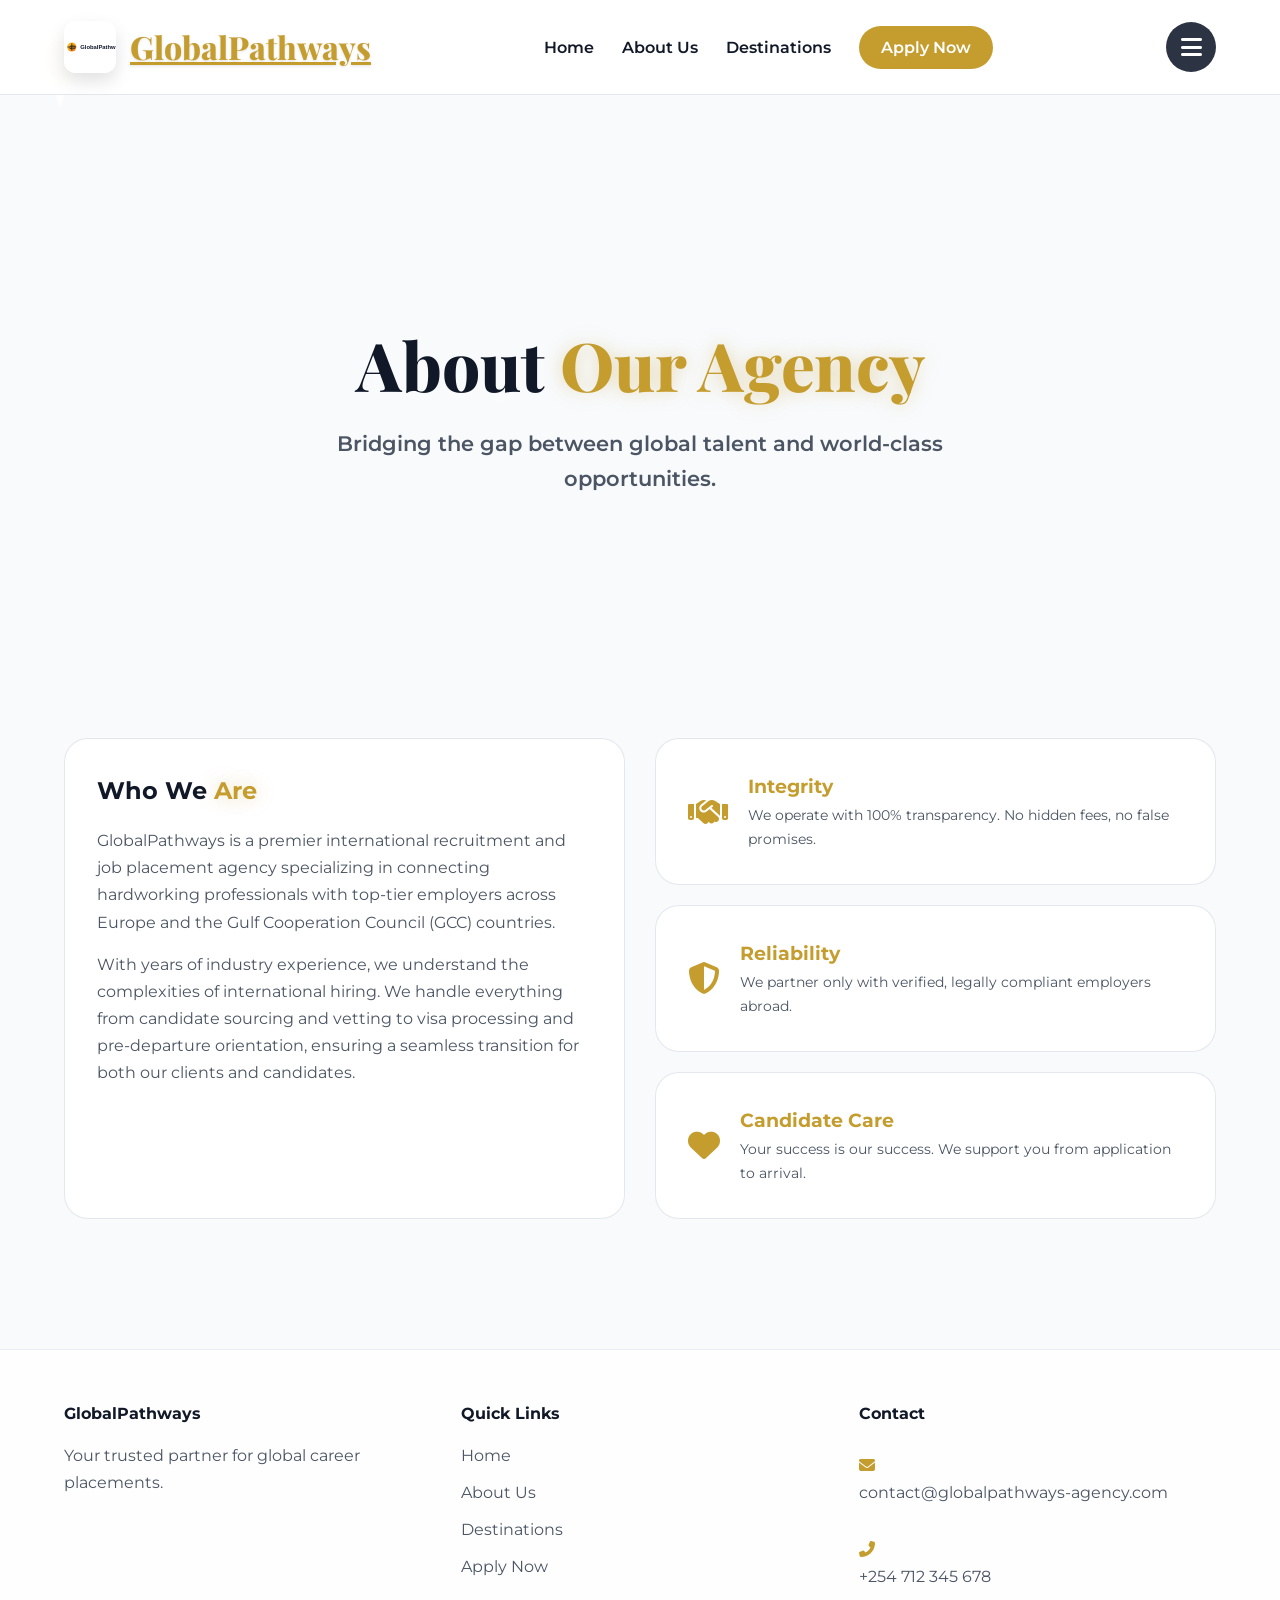
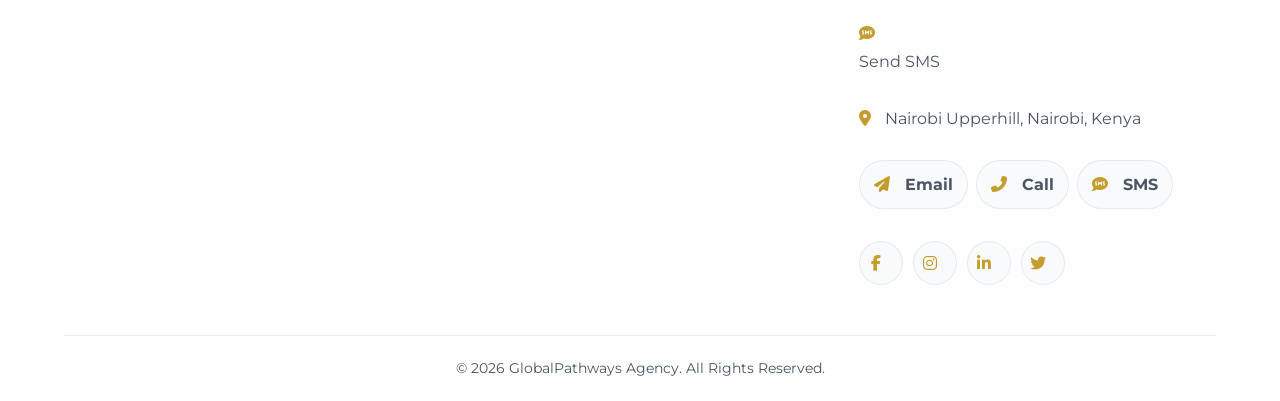
<file: about.html>
<!DOCTYPE html>
<html lang="en">
<head>
    <meta charset="UTF-8">
    <meta name="viewport" content="width=device-width, initial-scale=1.0">
    <title>About Us | GlobalPathways</title>
    <link rel="icon" href="favicon.svg" type="image/svg+xml">
    <link rel="stylesheet" href="style.css">
    <link rel="stylesheet" href="https://cdnjs.cloudflare.com/ajax/libs/font-awesome/6.4.0/css/all.min.css">
    <link href="https://fonts.googleapis.com/css2?family=Montserrat:wght@300;400;600;800&family=Playfair+Display:wght@700&display=swap" rel="stylesheet">
</head>
<body>
    <div class="bg-3d-container"><div class="stars"></div><div class="plane-3d"><svg viewBox="0 0 100 100" width="120" height="120"><path d="M50 10 L60 40 L90 50 L60 60 L50 90 L40 60 L10 50 L40 40 Z" fill="#ffffff" opacity="0.9"/><path d="M50 30 L55 50 L50 70 L45 50 Z" fill="#d4af37"/></svg></div></div>
    <nav class="navbar">
        <a class="logo" href="index.html"><img src="logo.svg" alt="GlobalPathways logo"><span>GlobalPathways</span></a>
        <ul class="nav-links" id="navLinks"><li><a href="index.html">Home</a></li><li><a href="about.html">About Us</a></li><li><a href="destinations.html">Destinations</a></li><li><a href="apply.html" class="btn-nav">Apply Now</a></li></ul>
        <div class="hamburger" id="hamburger"><i class="fas fa-bars"></i></div>
    </nav>

    <section class="page-hero">
        <h1>About <span class="gold-text">Our Agency</span></h1>
        <p>Bridging the gap between global talent and world-class opportunities.</p>
    </section>

    <section class="section">
        <div class="about-grid">
            <div class="glass-card">
                <h2>Who We <span class="gold-text">Are</span></h2>
                <p style="color:var(--text-muted); margin-top:15px;">GlobalPathways is a premier international recruitment and job placement agency specializing in connecting hardworking professionals with top-tier employers across Europe and the Gulf Cooperation Council (GCC) countries.</p>
                <p style="color:var(--text-muted); margin-top:15px;">With years of industry experience, we understand the complexities of international hiring. We handle everything from candidate sourcing and vetting to visa processing and pre-departure orientation, ensuring a seamless transition for both our clients and candidates.</p>
            </div>
            <div style="display:flex; flex-direction:column; gap:20px;">
                <div class="glass-card" style="display:flex; align-items:center; gap:20px;"><i class="fas fa-handshake" style="font-size:2rem; color:var(--gold);"></i><div><h3 style="color:var(--gold);">Integrity</h3><p style="color:var(--text-muted); font-size:0.9rem;">We operate with 100% transparency. No hidden fees, no false promises.</p></div></div>
                <div class="glass-card" style="display:flex; align-items:center; gap:20px;"><i class="fas fa-shield-alt" style="font-size:2rem; color:var(--gold);"></i><div><h3 style="color:var(--gold);">Reliability</h3><p style="color:var(--text-muted); font-size:0.9rem;">We partner only with verified, legally compliant employers abroad.</p></div></div>
                <div class="glass-card" style="display:flex; align-items:center; gap:20px;"><i class="fas fa-heart" style="font-size:2rem; color:var(--gold);"></i><div><h3 style="color:var(--gold);">Candidate Care</h3><p style="color:var(--text-muted); font-size:0.9rem;">Your success is our success. We support you from application to arrival.</p></div></div>
            </div>
        </div>
    </section>

    <footer>
        <div class="footer-content">
            <div class="footer-col"><h4>GlobalPathways</h4><p>Your trusted partner for global career placements.</p></div>
            <div class="footer-col"><h4>Quick Links</h4><a href="index.html">Home</a><a href="about.html">About Us</a><a href="destinations.html">Destinations</a><a href="apply.html">Apply Now</a></div>
            <div class="footer-col footer-contact">
                <h4>Contact</h4>
                <p class="footer-contact-item"><i class="fas fa-envelope"></i> <a href="mailto:contact@globalpathways-agency.com">contact@globalpathways-agency.com</a></p>
                <p class="footer-contact-item"><i class="fas fa-phone-alt"></i> <a href="tel:+254712345678">+254 712 345 678</a></p>
                <p class="footer-contact-item"><i class="fas fa-sms"></i> <a href="sms:+254712345678">Send SMS</a></p>
                <p class="footer-contact-item"><i class="fas fa-map-marker-alt"></i> Nairobi Upperhill, Nairobi, Kenya</p>
                <div class="footer-actions">
                    <a class="footer-btn" href="mailto:contact@globalpathways-agency.com"><i class="fas fa-paper-plane"></i> Email</a>
                    <a class="footer-btn" href="tel:+254712345678"><i class="fas fa-phone-alt"></i> Call</a>
                    <a class="footer-btn" href="sms:+254712345678"><i class="fas fa-sms"></i> SMS</a>
                </div>
                <div class="footer-social">
                    <a href="https://facebook.com/GlobalPathways" target="_blank" aria-label="Facebook"><i class="fab fa-facebook-f"></i></a>
                    <a href="https://instagram.com/GlobalPathways" target="_blank" aria-label="Instagram"><i class="fab fa-instagram"></i></a>
                    <a href="https://linkedin.com/company/GlobalPathways" target="_blank" aria-label="LinkedIn"><i class="fab fa-linkedin-in"></i></a>
                    <a href="https://twitter.com/GlobalPathways" target="_blank" aria-label="Twitter"><i class="fab fa-twitter"></i></a>
                </div>
            </div>
        </div>
        <div class="footer-bottom"><p>&copy; 2026 GlobalPathways Agency. All Rights Reserved.</p></div>
    </footer>
    <script src="script.js"></script>
</body>
</html>
</file>
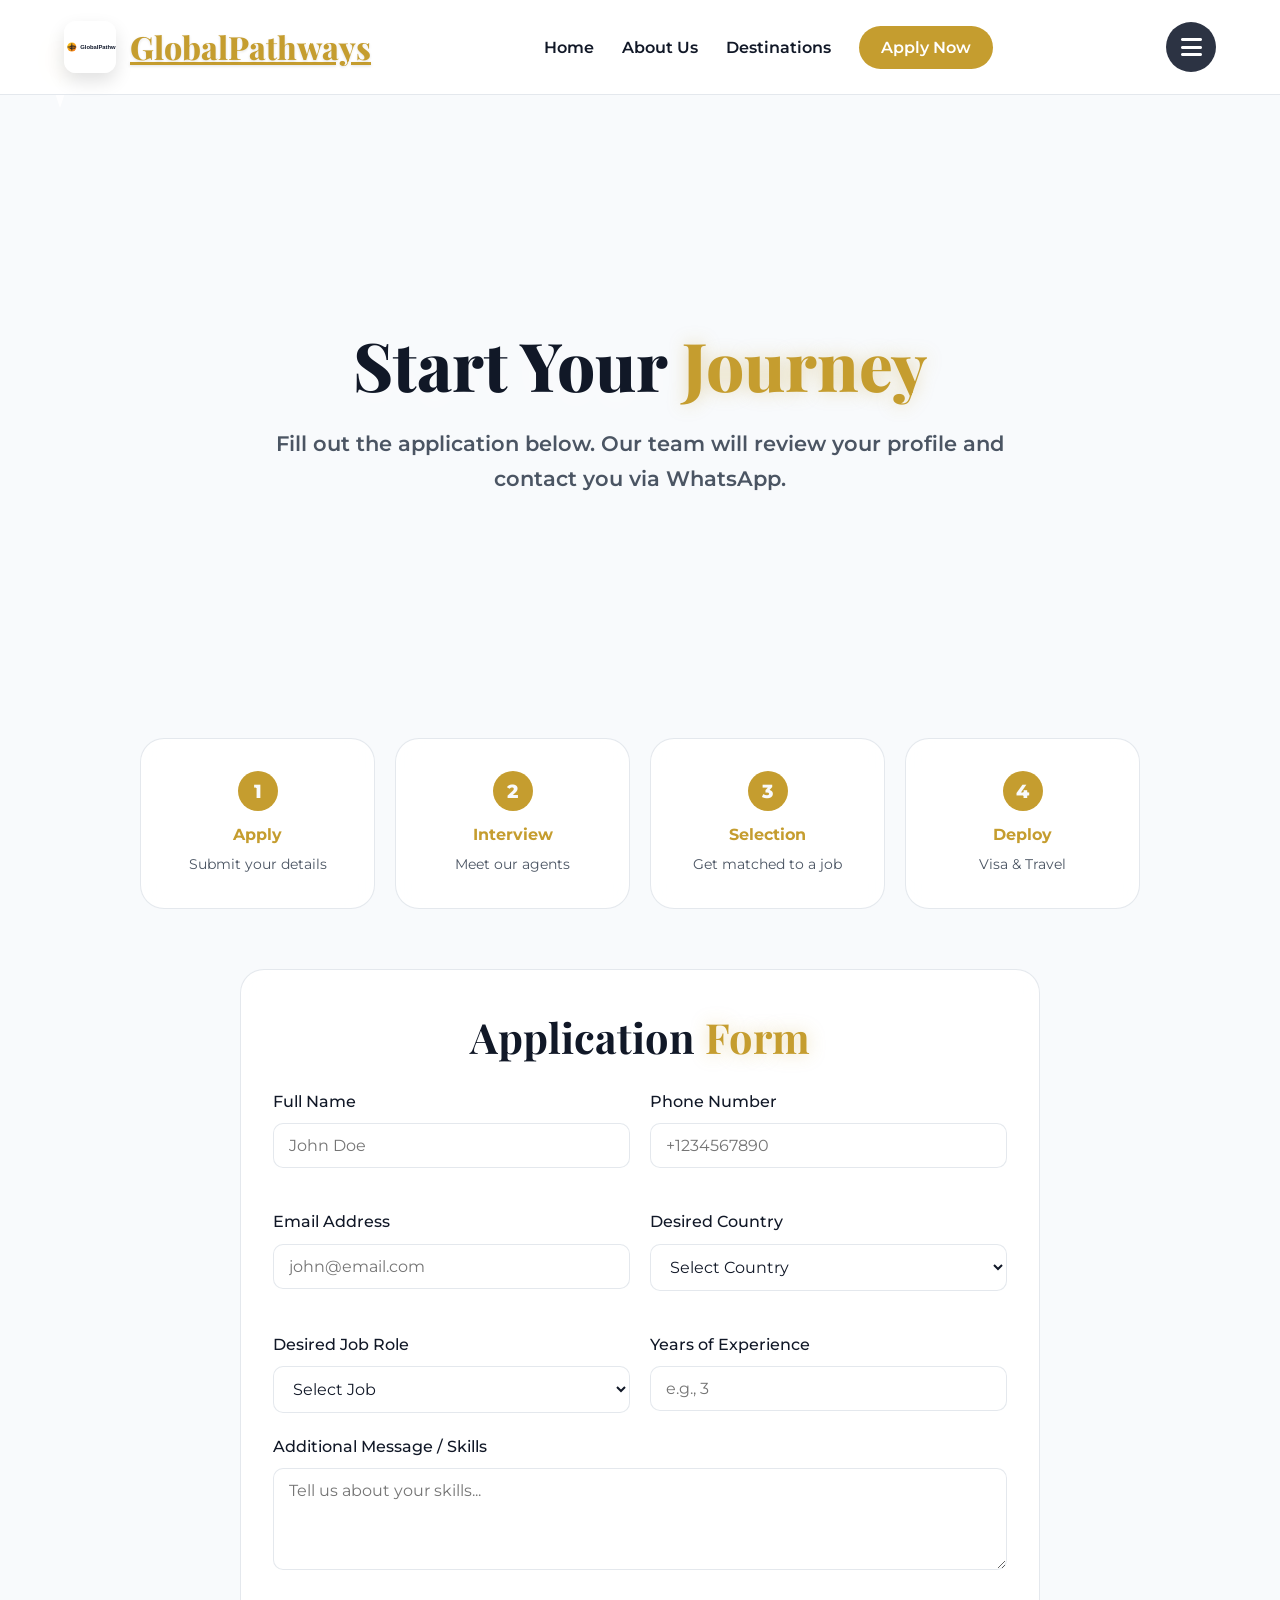
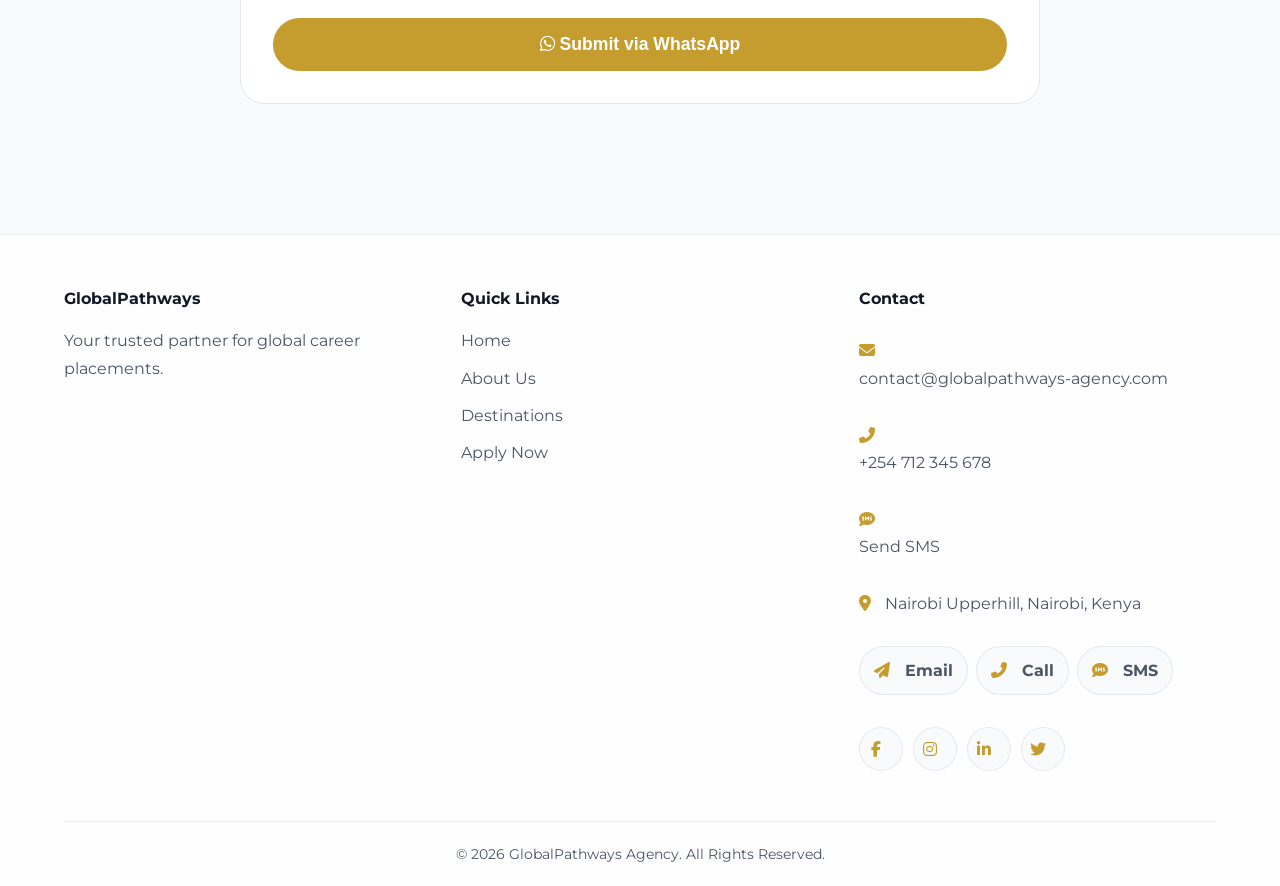
<file: apply.html>
<!DOCTYPE html>
<html lang="en">
<head>
    <meta charset="UTF-8">
    <meta name="viewport" content="width=device-width, initial-scale=1.0">
    <title>Apply Now | GlobalPathways</title>
    <link rel="icon" href="favicon.svg" type="image/svg+xml">
    <link rel="stylesheet" href="style.css">
    <link rel="stylesheet" href="https://cdnjs.cloudflare.com/ajax/libs/font-awesome/6.4.0/css/all.min.css">
    <link href="https://fonts.googleapis.com/css2?family=Montserrat:wght@300;400;600;800&family=Playfair+Display:wght@700&display=swap" rel="stylesheet">
</head>
<body>
    <div class="bg-3d-container"><div class="stars"></div><div class="plane-3d"><svg viewBox="0 0 100 100" width="120" height="120"><path d="M50 10 L60 40 L90 50 L60 60 L50 90 L40 60 L10 50 L40 40 Z" fill="#ffffff" opacity="0.9"/><path d="M50 30 L55 50 L50 70 L45 50 Z" fill="#d4af37"/></svg></div></div>
    <nav class="navbar">
        <a class="logo" href="index.html"><img src="logo.svg" alt="GlobalPathways logo"><span>GlobalPathways</span></a>
        <ul class="nav-links" id="navLinks"><li><a href="index.html">Home</a></li><li><a href="about.html">About Us</a></li><li><a href="destinations.html">Destinations</a></li><li><a href="apply.html" class="btn-nav">Apply Now</a></li></ul>
        <div class="hamburger" id="hamburger"><i class="fas fa-bars"></i></div>
    </nav>

    <section class="page-hero">
        <h1>Start Your <span class="gold-text">Journey</span></h1>
        <p>Fill out the application below. Our team will review your profile and contact you via WhatsApp.</p>
    </section>

    <section class="section">
        <div class="process-steps">
            <div class="step glass-card"><span>1</span><h4>Apply</h4><p>Submit your details</p></div>
            <div class="step glass-card"><span>2</span><h4>Interview</h4><p>Meet our agents</p></div>
            <div class="step glass-card"><span>3</span><h4>Selection</h4><p>Get matched to a job</p></div>
            <div class="step glass-card"><span>4</span><h4>Deploy</h4><p>Visa & Travel</p></div>
        </div>

        <div class="glass-card apply-form-container">
            <h2 class="section-title" style="margin-top:0;">Application <span class="gold-text">Form</span></h2>
            <form id="applicationForm">
                <div class="form-grid">
                    <div class="form-group"><label>Full Name</label><input type="text" id="fullName" required placeholder="John Doe"></div>
                    <div class="form-group"><label>Phone Number</label><input type="tel" id="phone" required placeholder="+1234567890"></div>
                    <div class="form-group"><label>Email Address</label><input type="email" id="email" required placeholder="john@email.com"></div>
                    <div class="form-group"><label>Desired Country</label>
                        <select id="country" required>
                            <option value="">Select Country</option><option>UAE</option><option>Saudi Arabia</option><option>Qatar</option><option>United Kingdom</option><option>Germany</option><option>Poland</option><option>Croatia</option><option>Other</option>
                        </select>
                    </div>
                    <div class="form-group"><label>Desired Job Role</label>
                        <select id="jobRole" required>
                            <option value="">Select Job</option><option>Security Guard</option><option>Waiter/Waitress</option><option>Housekeeping</option><option>Construction</option><option>Driver</option><option>Factory Worker</option><option>Caregiver</option><option>Other</option>
                        </select>
                    </div>
                    <div class="form-group"><label>Years of Experience</label><input type="number" id="experience" required placeholder="e.g., 3"></div>
                </div>
                <div class="form-group full-width"><label>Additional Message / Skills</label><textarea id="message" rows="4" placeholder="Tell us about your skills..."></textarea></div>
                <button type="submit" class="btn btn-primary" style="width: 100%; margin-top: 20px; font-size: 1.1rem;"><i class="fab fa-whatsapp"></i> Submit via WhatsApp</button>
            </form>
        </div>
    </section>

    <footer>
        <div class="footer-content">
            <div class="footer-col"><h4>GlobalPathways</h4><p>Your trusted partner for global career placements.</p></div>
            <div class="footer-col"><h4>Quick Links</h4><a href="index.html">Home</a><a href="about.html">About Us</a><a href="destinations.html">Destinations</a><a href="apply.html">Apply Now</a></div>
            <div class="footer-col footer-contact">
                <h4>Contact</h4>
                <p class="footer-contact-item"><i class="fas fa-envelope"></i> <a href="mailto:contact@globalpathways-agency.com">contact@globalpathways-agency.com</a></p>
                <p class="footer-contact-item"><i class="fas fa-phone-alt"></i> <a href="tel:+254712345678">+254 712 345 678</a></p>
                <p class="footer-contact-item"><i class="fas fa-sms"></i> <a href="sms:+254712345678">Send SMS</a></p>
                <p class="footer-contact-item"><i class="fas fa-map-marker-alt"></i> Nairobi Upperhill, Nairobi, Kenya</p>
                <div class="footer-actions">
                    <a class="footer-btn" href="mailto:contact@globalpathways-agency.com"><i class="fas fa-paper-plane"></i> Email</a>
                    <a class="footer-btn" href="tel:+254712345678"><i class="fas fa-phone-alt"></i> Call</a>
                    <a class="footer-btn" href="sms:+254712345678"><i class="fas fa-sms"></i> SMS</a>
                </div>
                <div class="footer-social">
                    <a href="https://facebook.com/GlobalPathways" target="_blank" aria-label="Facebook"><i class="fab fa-facebook-f"></i></a>
                    <a href="https://instagram.com/GlobalPathways" target="_blank" aria-label="Instagram"><i class="fab fa-instagram"></i></a>
                    <a href="https://linkedin.com/company/GlobalPathways" target="_blank" aria-label="LinkedIn"><i class="fab fa-linkedin-in"></i></a>
                    <a href="https://twitter.com/GlobalPathways" target="_blank" aria-label="Twitter"><i class="fab fa-twitter"></i></a>
                </div>
            </div>
        </div>
        <div class="footer-bottom"><p>&copy; 2026 GlobalPathways Agency. All Rights Reserved.</p></div>
    </footer>
    <script src="script.js"></script>
</body>
</html>
</file>
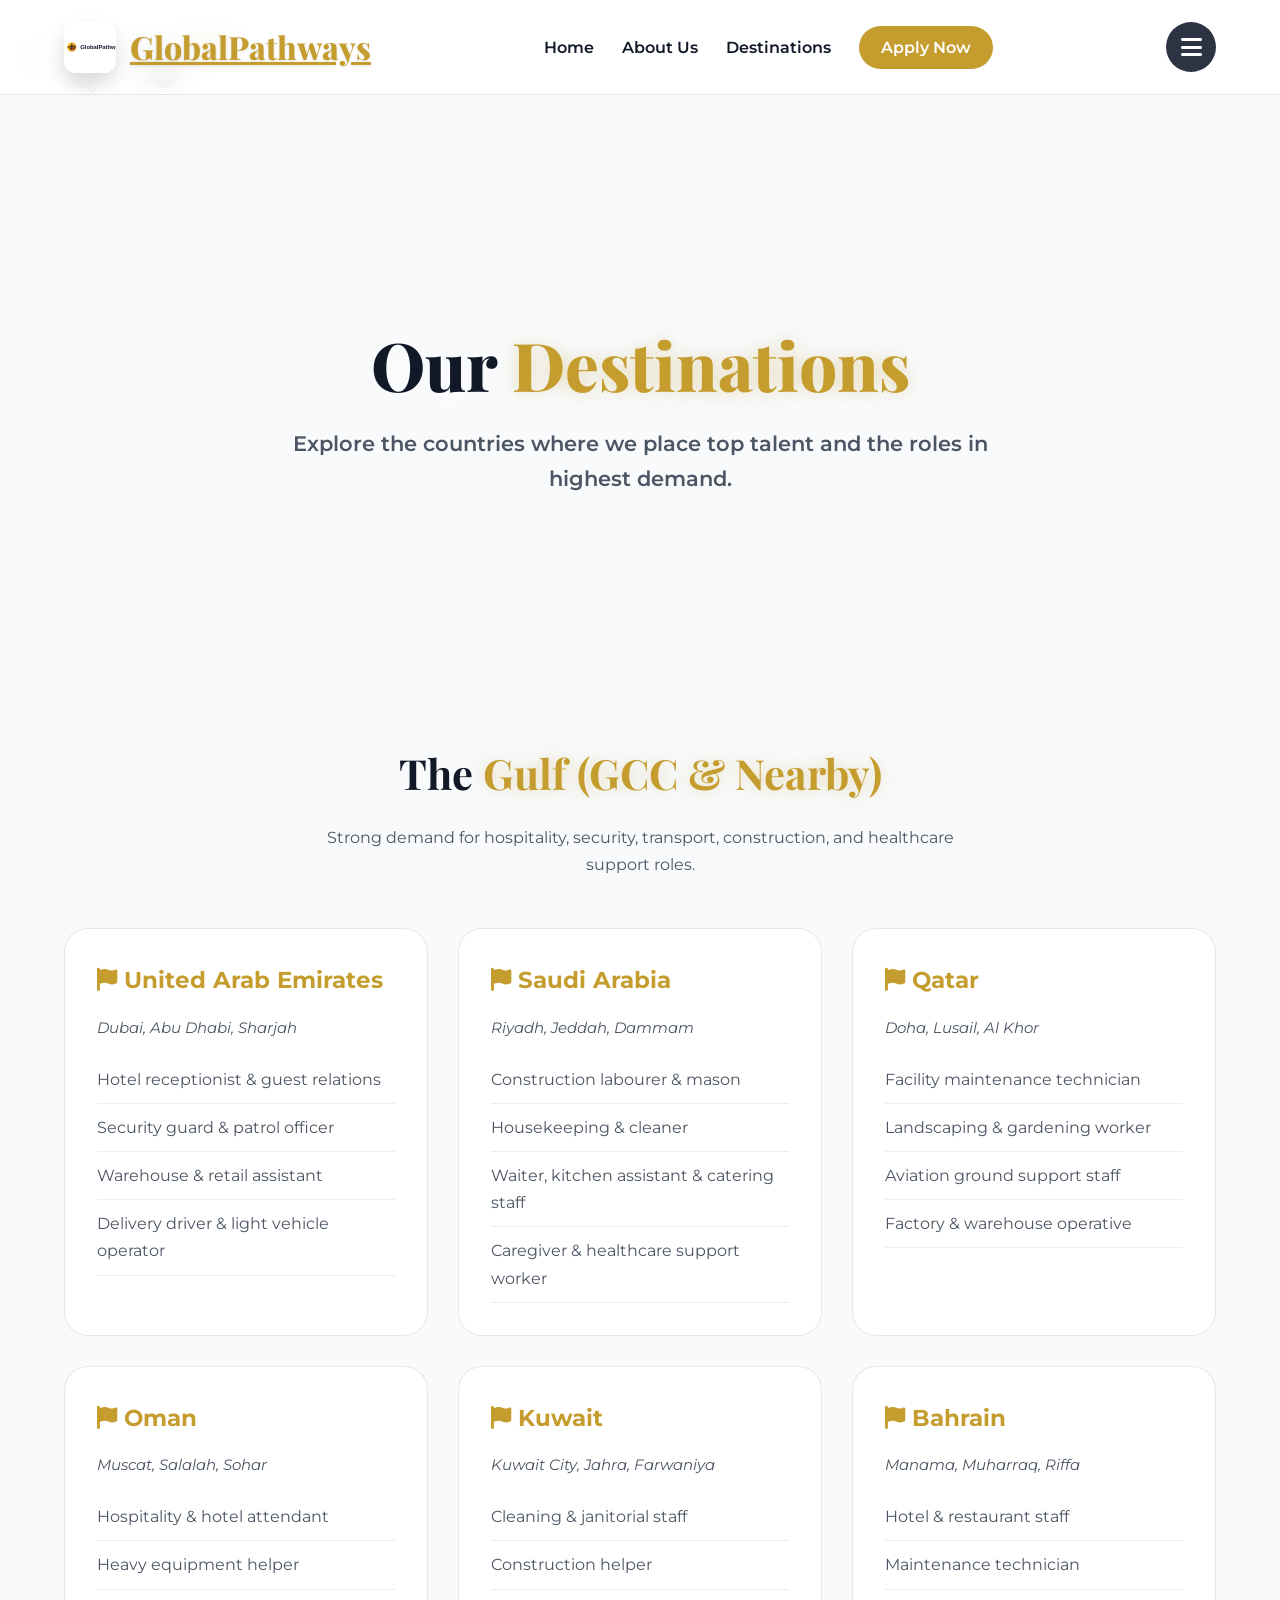
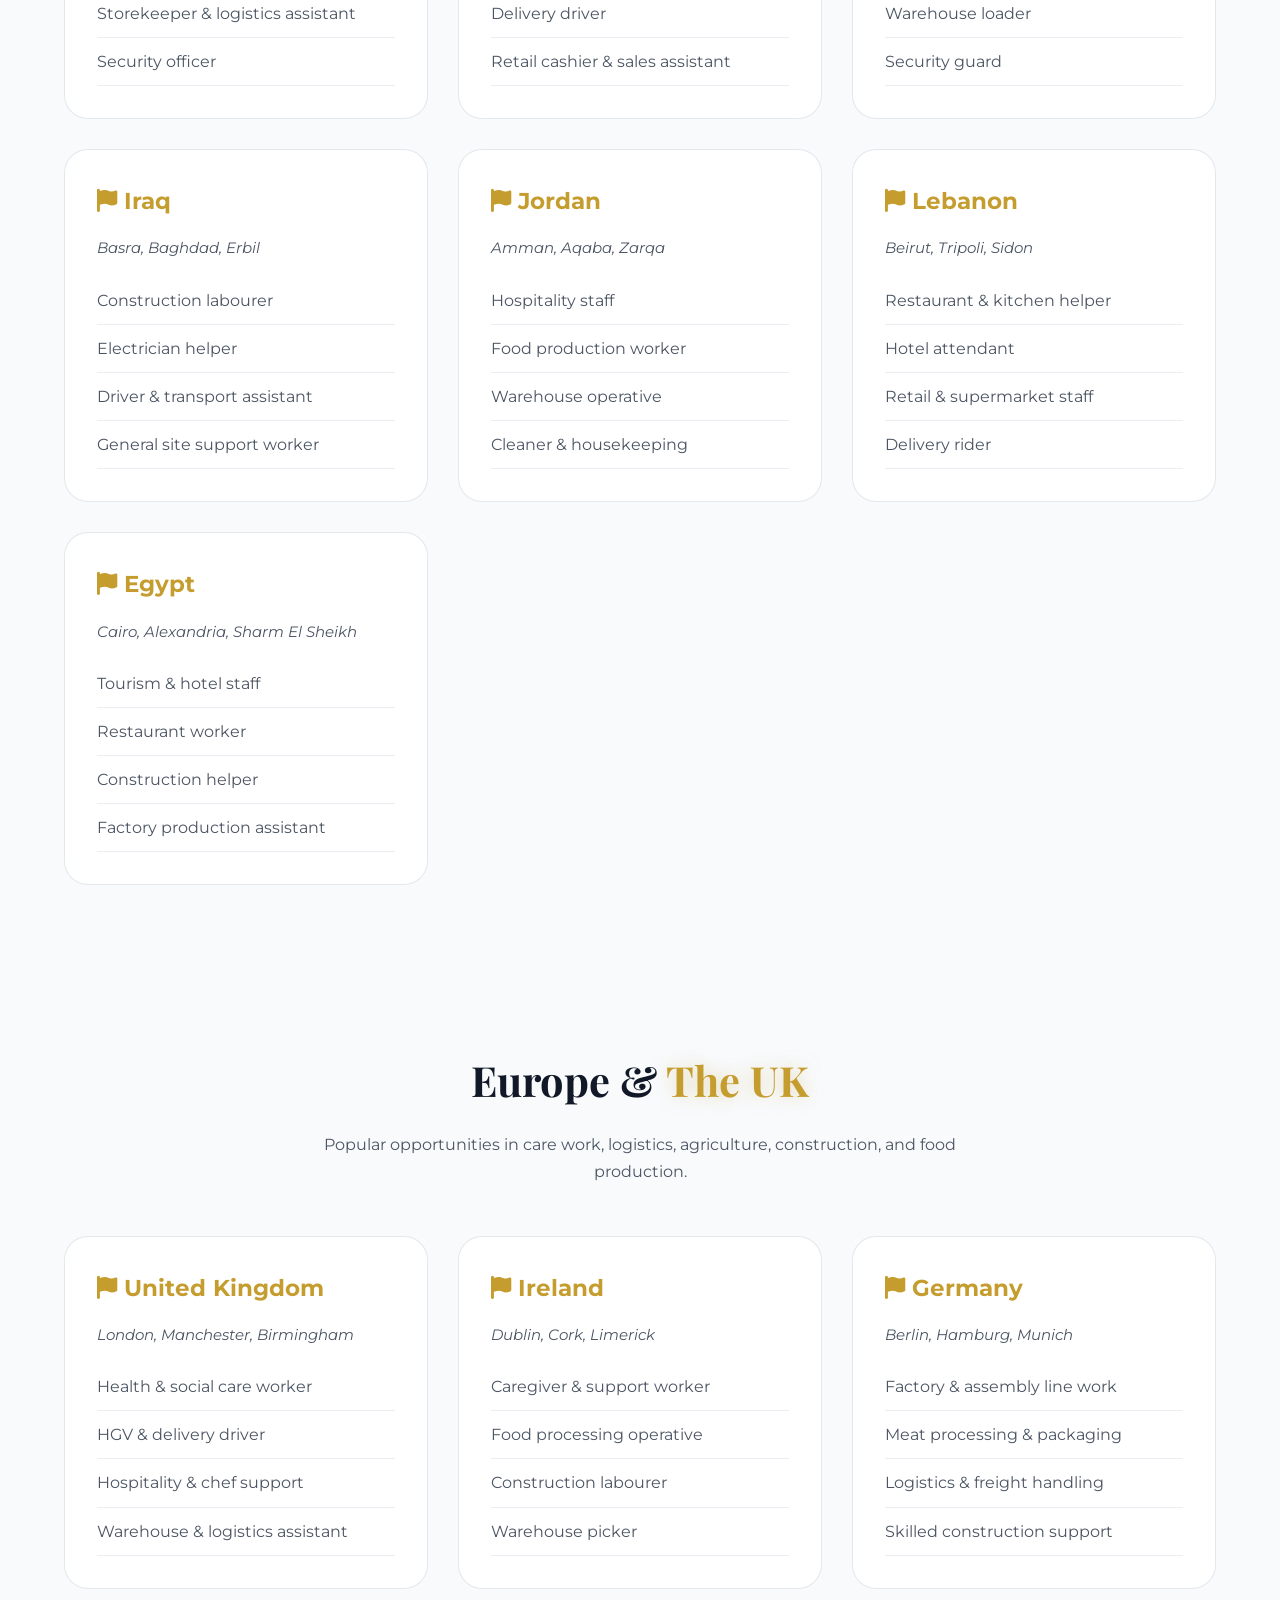
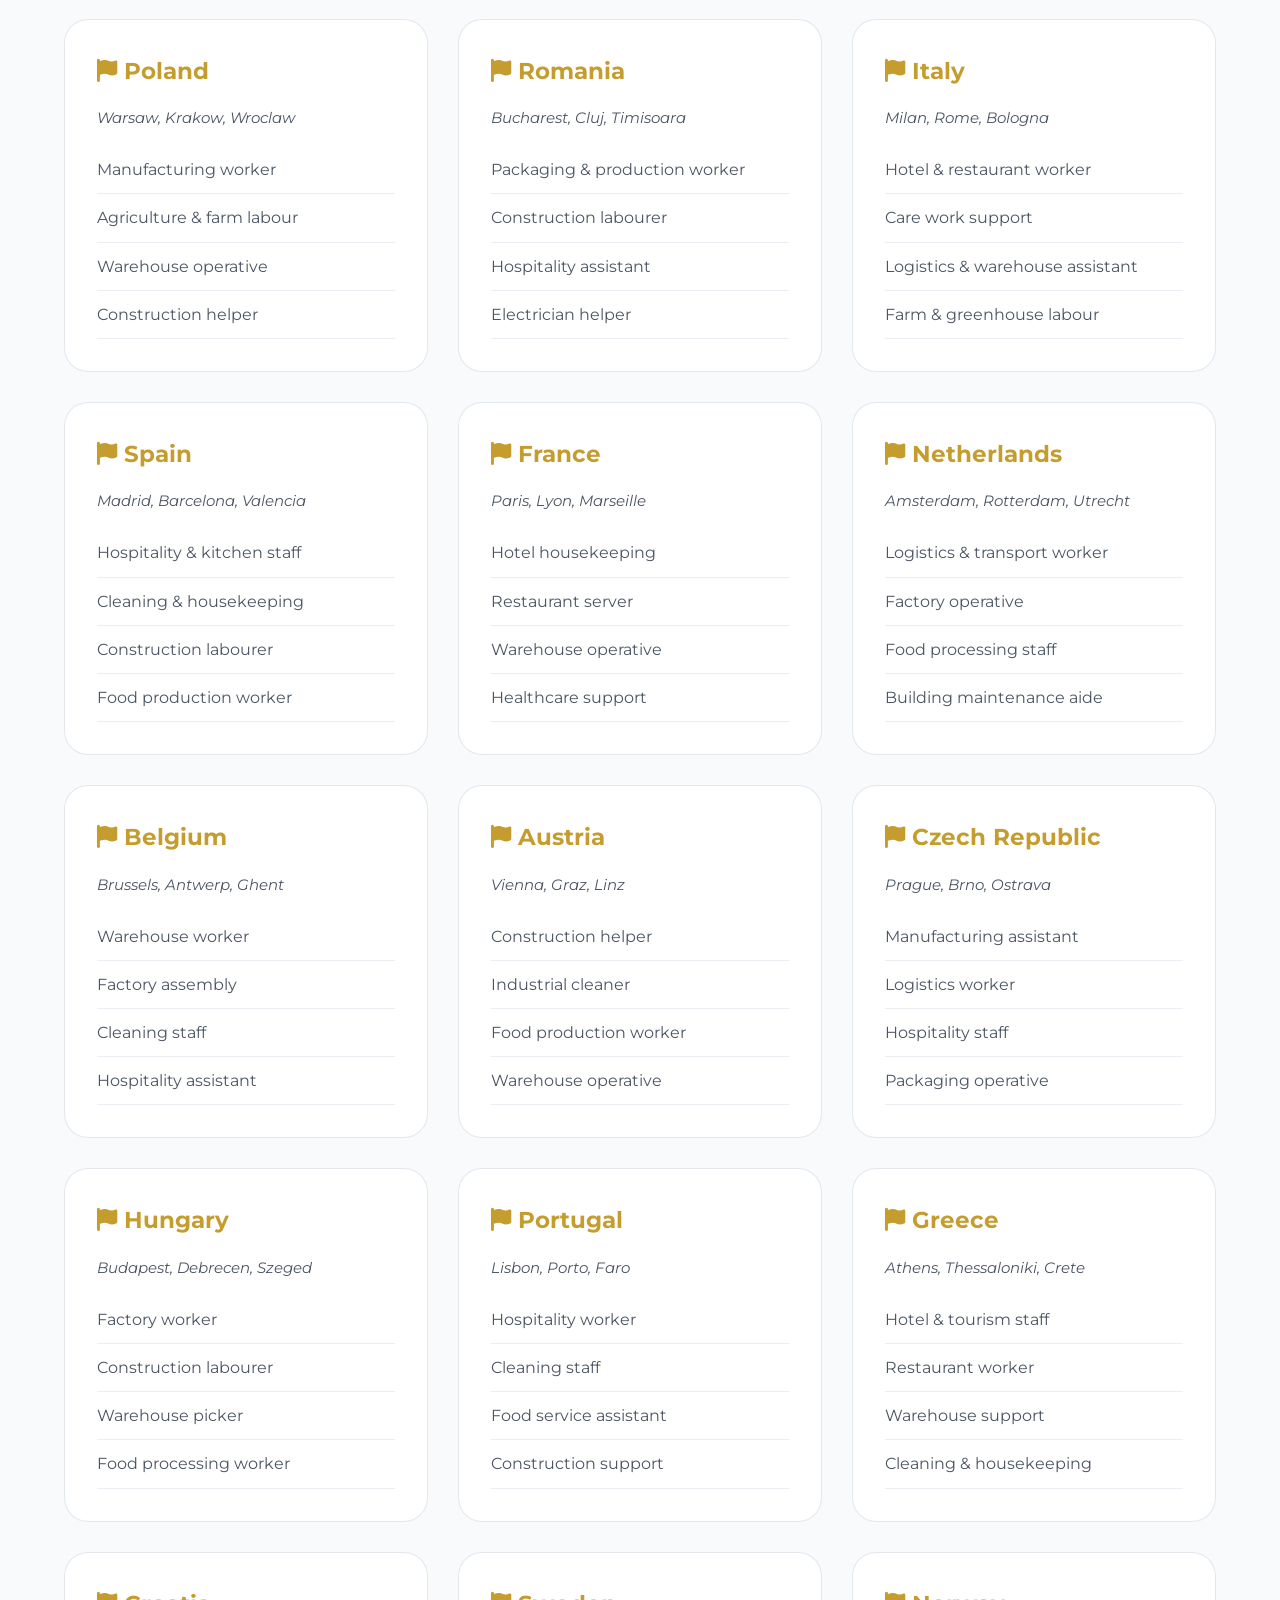
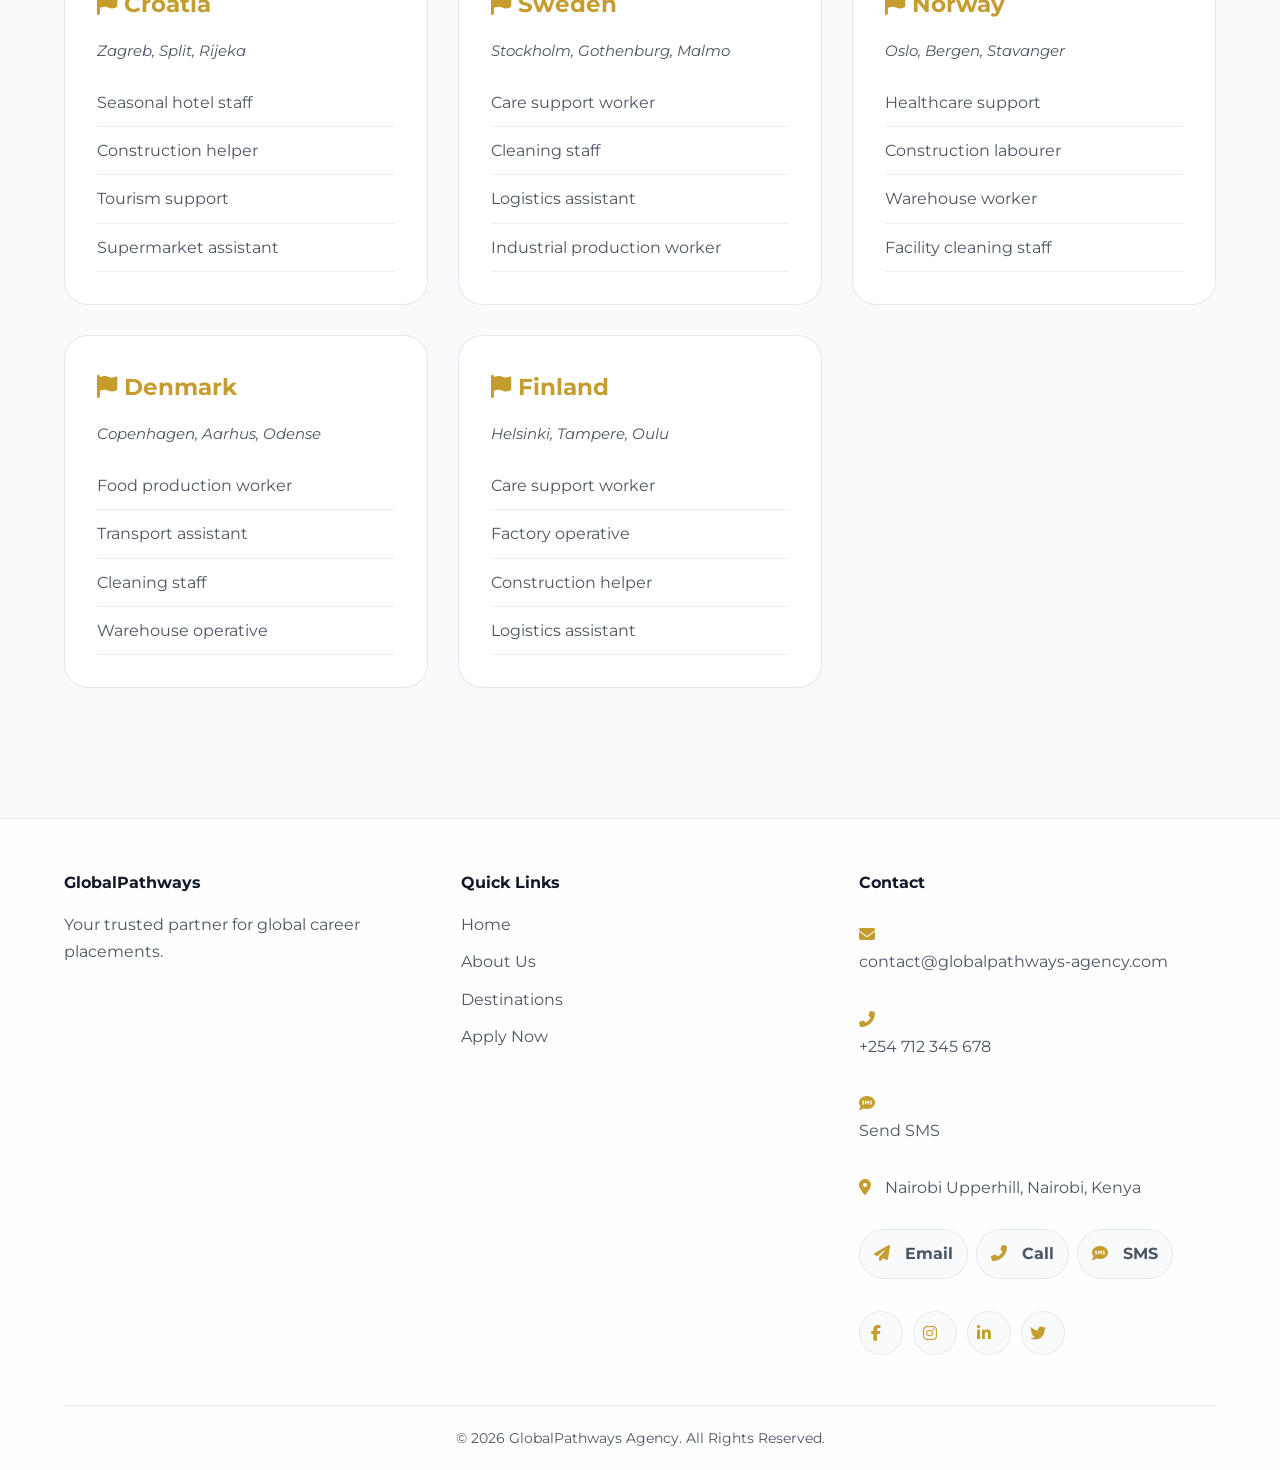
<file: destinations.html>
<!DOCTYPE html>
<html lang="en">
<head>
    <meta charset="UTF-8">
    <meta name="viewport" content="width=device-width, initial-scale=1.0">
    <title>Destinations | GlobalPathways</title>
    <link rel="icon" href="favicon.svg" type="image/svg+xml">
    <link rel="stylesheet" href="style.css">
    <link rel="stylesheet" href="https://cdnjs.cloudflare.com/ajax/libs/font-awesome/6.4.0/css/all.min.css">
    <link href="https://fonts.googleapis.com/css2?family=Montserrat:wght@300;400;600;800&family=Playfair+Display:wght@700&display=swap" rel="stylesheet">
</head>
<body>
    <div class="bg-3d-container">
        <div class="stars"></div>
        <div class="plane-3d">
            <svg viewBox="0 0 260 120" width="260" height="120" aria-label="Emirates-style airplane">
                <g fill="none" stroke-linecap="round" stroke-linejoin="round">
                    <path d="M18 58h96l22-14 26 8-20 12 24 12-18 6-34-14-22 24-12-10 14-16-34-6z" fill="#f8f9fa" stroke="#1b2735" stroke-width="2"/>
                    <path d="M40 54l36-18" stroke="#f7b500" stroke-width="3"/>
                    <path d="M74 54l24-20" stroke="#f7b500" stroke-width="3"/>
                    <path d="M108 56l24-16" stroke="#f7b500" stroke-width="3"/>
                    <path d="M150 56l70-18 20 8-58 18z" fill="#f7b500" stroke="#1b2735" stroke-width="2"/>
                    <path d="M148 46l56-12" stroke="#1b2735" stroke-width="2"/>
                    <circle cx="84" cy="72" r="16" fill="#0f172a"/>
                    <circle cx="84" cy="72" r="7" fill="#f3e5ab"/>
                    <circle cx="164" cy="72" r="16" fill="#0f172a"/>
                    <circle cx="164" cy="72" r="7" fill="#f3e5ab"/>
                    <path d="M120 52h20" stroke="#1b2735" stroke-width="2"/>
                </g>
            </svg>
        </div>
    </div>
    <nav class="navbar">
        <a class="logo" href="index.html"><img src="logo.svg" alt="GlobalPathways logo"><span>GlobalPathways</span></a>
        <ul class="nav-links" id="navLinks"><li><a href="index.html">Home</a></li><li><a href="about.html">About Us</a></li><li><a href="destinations.html">Destinations</a></li><li><a href="apply.html" class="btn-nav">Apply Now</a></li></ul>
        <div class="hamburger" id="hamburger"><i class="fas fa-bars"></i></div>
    </nav>

    <section class="page-hero">
        <h1>Our <span class="gold-text">Destinations</span></h1>
        <p>Explore the countries where we place top talent and the roles in highest demand.</p>
    </section>

    <section class="section" id="gulf-countries">
        <h2 class="section-title">The <span class="gold-text">Gulf (GCC & Nearby)</span></h2>
        <p class="section-subtitle">Strong demand for hospitality, security, transport, construction, and healthcare support roles.</p>
        <div class="destinations-detail-grid">
            <div class="glass-card country-card" id="uae">
                <h3><i class="fas fa-flag"></i> United Arab Emirates</h3>
                <p class="country-city">Dubai, Abu Dhabi, Sharjah</p>
                <ul class="country-jobs"><li>Hotel receptionist & guest relations</li><li>Security guard & patrol officer</li><li>Warehouse & retail assistant</li><li>Delivery driver & light vehicle operator</li></ul>
            </div>
            <div class="glass-card country-card" id="saudi-arabia">
                <h3><i class="fas fa-flag"></i> Saudi Arabia</h3>
                <p class="country-city">Riyadh, Jeddah, Dammam</p>
                <ul class="country-jobs"><li>Construction labourer & mason</li><li>Housekeeping & cleaner</li><li>Waiter, kitchen assistant & catering staff</li><li>Caregiver & healthcare support worker</li></ul>
            </div>
            <div class="glass-card country-card" id="qatar-oman">
                <h3><i class="fas fa-flag"></i> Qatar</h3>
                <p class="country-city">Doha, Lusail, Al Khor</p>
                <ul class="country-jobs"><li>Facility maintenance technician</li><li>Landscaping & gardening worker</li><li>Aviation ground support staff</li><li>Factory & warehouse operative</li></ul>
            </div>
            <div class="glass-card country-card">
                <h3><i class="fas fa-flag"></i> Oman</h3>
                <p class="country-city">Muscat, Salalah, Sohar</p>
                <ul class="country-jobs"><li>Hospitality & hotel attendant</li><li>Heavy equipment helper</li><li>Storekeeper & logistics assistant</li><li>Security officer</li></ul>
            </div>
            <div class="glass-card country-card">
                <h3><i class="fas fa-flag"></i> Kuwait</h3>
                <p class="country-city">Kuwait City, Jahra, Farwaniya</p>
                <ul class="country-jobs"><li>Cleaning & janitorial staff</li><li>Construction helper</li><li>Delivery driver</li><li>Retail cashier & sales assistant</li></ul>
            </div>
            <div class="glass-card country-card">
                <h3><i class="fas fa-flag"></i> Bahrain</h3>
                <p class="country-city">Manama, Muharraq, Riffa</p>
                <ul class="country-jobs"><li>Hotel & restaurant staff</li><li>Maintenance technician</li><li>Warehouse loader</li><li>Security guard</li></ul>
            </div>
            <div class="glass-card country-card">
                <h3><i class="fas fa-flag"></i> Iraq</h3>
                <p class="country-city">Basra, Baghdad, Erbil</p>
                <ul class="country-jobs"><li>Construction labourer</li><li>Electrician helper</li><li>Driver & transport assistant</li><li>General site support worker</li></ul>
            </div>
            <div class="glass-card country-card">
                <h3><i class="fas fa-flag"></i> Jordan</h3>
                <p class="country-city">Amman, Aqaba, Zarqa</p>
                <ul class="country-jobs"><li>Hospitality staff</li><li>Food production worker</li><li>Warehouse operative</li><li>Cleaner & housekeeping</li></ul>
            </div>
            <div class="glass-card country-card">
                <h3><i class="fas fa-flag"></i> Lebanon</h3>
                <p class="country-city">Beirut, Tripoli, Sidon</p>
                <ul class="country-jobs"><li>Restaurant & kitchen helper</li><li>Hotel attendant</li><li>Retail & supermarket staff</li><li>Delivery rider</li></ul>
            </div>
            <div class="glass-card country-card">
                <h3><i class="fas fa-flag"></i> Egypt</h3>
                <p class="country-city">Cairo, Alexandria, Sharm El Sheikh</p>
                <ul class="country-jobs"><li>Tourism & hotel staff</li><li>Restaurant worker</li><li>Construction helper</li><li>Factory production assistant</li></ul>
            </div>
        </div>
    </section>

    <section class="section" id="europe-countries">
        <h2 class="section-title">Europe & <span class="gold-text">The UK</span></h2>
        <p class="section-subtitle">Popular opportunities in care work, logistics, agriculture, construction, and food production.</p>
        <div class="destinations-detail-grid">
            <div class="glass-card country-card" id="uk">
                <h3><i class="fas fa-flag"></i> United Kingdom</h3>
                <p class="country-city">London, Manchester, Birmingham</p>
                <ul class="country-jobs"><li>Health & social care worker</li><li>HGV & delivery driver</li><li>Hospitality & chef support</li><li>Warehouse & logistics assistant</li></ul>
            </div>
            <div class="glass-card country-card" id="ireland">
                <h3><i class="fas fa-flag"></i> Ireland</h3>
                <p class="country-city">Dublin, Cork, Limerick</p>
                <ul class="country-jobs"><li>Caregiver & support worker</li><li>Food processing operative</li><li>Construction labourer</li><li>Warehouse picker</li></ul>
            </div>
            <div class="glass-card country-card" id="germany">
                <h3><i class="fas fa-flag"></i> Germany</h3>
                <p class="country-city">Berlin, Hamburg, Munich</p>
                <ul class="country-jobs"><li>Factory & assembly line work</li><li>Meat processing & packaging</li><li>Logistics & freight handling</li><li>Skilled construction support</li></ul>
            </div>
            <div class="glass-card country-card" id="poland">
                <h3><i class="fas fa-flag"></i> Poland</h3>
                <p class="country-city">Warsaw, Krakow, Wroclaw</p>
                <ul class="country-jobs"><li>Manufacturing worker</li><li>Agriculture & farm labour</li><li>Warehouse operative</li><li>Construction helper</li></ul>
            </div>
            <div class="glass-card country-card">
                <h3><i class="fas fa-flag"></i> Romania</h3>
                <p class="country-city">Bucharest, Cluj, Timisoara</p>
                <ul class="country-jobs"><li>Packaging & production worker</li><li>Construction labourer</li><li>Hospitality assistant</li><li>Electrician helper</li></ul>
            </div>
            <div class="glass-card country-card">
                <h3><i class="fas fa-flag"></i> Italy</h3>
                <p class="country-city">Milan, Rome, Bologna</p>
                <ul class="country-jobs"><li>Hotel & restaurant worker</li><li>Care work support</li><li>Logistics & warehouse assistant</li><li>Farm & greenhouse labour</li></ul>
            </div>
            <div class="glass-card country-card">
                <h3><i class="fas fa-flag"></i> Spain</h3>
                <p class="country-city">Madrid, Barcelona, Valencia</p>
                <ul class="country-jobs"><li>Hospitality & kitchen staff</li><li>Cleaning & housekeeping</li><li>Construction labourer</li><li>Food production worker</li></ul>
            </div>
            <div class="glass-card country-card">
                <h3><i class="fas fa-flag"></i> France</h3>
                <p class="country-city">Paris, Lyon, Marseille</p>
                <ul class="country-jobs"><li>Hotel housekeeping</li><li>Restaurant server</li><li>Warehouse operative</li><li>Healthcare support</li></ul>
            </div>
            <div class="glass-card country-card">
                <h3><i class="fas fa-flag"></i> Netherlands</h3>
                <p class="country-city">Amsterdam, Rotterdam, Utrecht</p>
                <ul class="country-jobs"><li>Logistics & transport worker</li><li>Factory operative</li><li>Food processing staff</li><li>Building maintenance aide</li></ul>
            </div>
            <div class="glass-card country-card">
                <h3><i class="fas fa-flag"></i> Belgium</h3>
                <p class="country-city">Brussels, Antwerp, Ghent</p>
                <ul class="country-jobs"><li>Warehouse worker</li><li>Factory assembly</li><li>Cleaning staff</li><li>Hospitality assistant</li></ul>
            </div>
            <div class="glass-card country-card">
                <h3><i class="fas fa-flag"></i> Austria</h3>
                <p class="country-city">Vienna, Graz, Linz</p>
                <ul class="country-jobs"><li>Construction helper</li><li>Industrial cleaner</li><li>Food production worker</li><li>Warehouse operative</li></ul>
            </div>
            <div class="glass-card country-card">
                <h3><i class="fas fa-flag"></i> Czech Republic</h3>
                <p class="country-city">Prague, Brno, Ostrava</p>
                <ul class="country-jobs"><li>Manufacturing assistant</li><li>Logistics worker</li><li>Hospitality staff</li><li>Packaging operative</li></ul>
            </div>
            <div class="glass-card country-card">
                <h3><i class="fas fa-flag"></i> Hungary</h3>
                <p class="country-city">Budapest, Debrecen, Szeged</p>
                <ul class="country-jobs"><li>Factory worker</li><li>Construction labourer</li><li>Warehouse picker</li><li>Food processing worker</li></ul>
            </div>
            <div class="glass-card country-card">
                <h3><i class="fas fa-flag"></i> Portugal</h3>
                <p class="country-city">Lisbon, Porto, Faro</p>
                <ul class="country-jobs"><li>Hospitality worker</li><li>Cleaning staff</li><li>Food service assistant</li><li>Construction support</li></ul>
            </div>
            <div class="glass-card country-card">
                <h3><i class="fas fa-flag"></i> Greece</h3>
                <p class="country-city">Athens, Thessaloniki, Crete</p>
                <ul class="country-jobs"><li>Hotel & tourism staff</li><li>Restaurant worker</li><li>Warehouse support</li><li>Cleaning & housekeeping</li></ul>
            </div>
            <div class="glass-card country-card">
                <h3><i class="fas fa-flag"></i> Croatia</h3>
                <p class="country-city">Zagreb, Split, Rijeka</p>
                <ul class="country-jobs"><li>Seasonal hotel staff</li><li>Construction helper</li><li>Tourism support</li><li>Supermarket assistant</li></ul>
            </div>
            <div class="glass-card country-card">
                <h3><i class="fas fa-flag"></i> Sweden</h3>
                <p class="country-city">Stockholm, Gothenburg, Malmo</p>
                <ul class="country-jobs"><li>Care support worker</li><li>Cleaning staff</li><li>Logistics assistant</li><li>Industrial production worker</li></ul>
            </div>
            <div class="glass-card country-card">
                <h3><i class="fas fa-flag"></i> Norway</h3>
                <p class="country-city">Oslo, Bergen, Stavanger</p>
                <ul class="country-jobs"><li>Healthcare support</li><li>Construction labourer</li><li>Warehouse worker</li><li>Facility cleaning staff</li></ul>
            </div>
            <div class="glass-card country-card">
                <h3><i class="fas fa-flag"></i> Denmark</h3>
                <p class="country-city">Copenhagen, Aarhus, Odense</p>
                <ul class="country-jobs"><li>Food production worker</li><li>Transport assistant</li><li>Cleaning staff</li><li>Warehouse operative</li></ul>
            </div>
            <div class="glass-card country-card">
                <h3><i class="fas fa-flag"></i> Finland</h3>
                <p class="country-city">Helsinki, Tampere, Oulu</p>
                <ul class="country-jobs"><li>Care support worker</li><li>Factory operative</li><li>Construction helper</li><li>Logistics assistant</li></ul>
            </div>
        </div>
    </section>

    <footer>
        <div class="footer-content">
            <div class="footer-col"><h4>GlobalPathways</h4><p>Your trusted partner for global career placements.</p></div>
            <div class="footer-col"><h4>Quick Links</h4><a href="index.html">Home</a><a href="about.html">About Us</a><a href="destinations.html">Destinations</a><a href="apply.html">Apply Now</a></div>
            <div class="footer-col footer-contact">
                <h4>Contact</h4>
                <p class="footer-contact-item"><i class="fas fa-envelope"></i> <a href="mailto:contact@globalpathways-agency.com">contact@globalpathways-agency.com</a></p>
                <p class="footer-contact-item"><i class="fas fa-phone-alt"></i> <a href="tel:+254712345678">+254 712 345 678</a></p>
                <p class="footer-contact-item"><i class="fas fa-sms"></i> <a href="sms:+254712345678">Send SMS</a></p>
                <p class="footer-contact-item"><i class="fas fa-map-marker-alt"></i> Nairobi Upperhill, Nairobi, Kenya</p>
                <div class="footer-actions">
                    <a class="footer-btn" href="mailto:contact@globalpathways-agency.com"><i class="fas fa-paper-plane"></i> Email</a>
                    <a class="footer-btn" href="tel:+254712345678"><i class="fas fa-phone-alt"></i> Call</a>
                    <a class="footer-btn" href="sms:+254712345678"><i class="fas fa-sms"></i> SMS</a>
                </div>
                <div class="footer-social">
                    <a href="https://facebook.com/GlobalPathways" target="_blank" aria-label="Facebook"><i class="fab fa-facebook-f"></i></a>
                    <a href="https://instagram.com/GlobalPathways" target="_blank" aria-label="Instagram"><i class="fab fa-instagram"></i></a>
                    <a href="https://linkedin.com/company/GlobalPathways" target="_blank" aria-label="LinkedIn"><i class="fab fa-linkedin-in"></i></a>
                    <a href="https://twitter.com/GlobalPathways" target="_blank" aria-label="Twitter"><i class="fab fa-twitter"></i></a>
                </div>
            </div>
        </div>
        <div class="footer-bottom"><p>&copy; 2026 GlobalPathways Agency. All Rights Reserved.</p></div>
    </footer>
    <script src="script.js"></script>
</body>
</html>
</file>
<file: style.css>
:root {
    --primary-bg: #f8fafc;
    --secondary-bg: #ffffff;
    --gold: #c59d2f;
    --light-gold: #f8e8a2;
    --text-main: #111827;
    --text-muted: #4b5563;
    --glass-bg: rgba(255, 255, 255, 0.88);
    --glass-border: rgba(148, 163, 184, 0.25);
}
* { margin: 0; padding: 0; box-sizing: border-box; scroll-behavior: smooth; }
body { font-family: 'Montserrat', sans-serif; background-color: var(--primary-bg); color: var(--text-main); overflow-x: hidden; line-height: 1.7; }

/* VIDEO BACKGROUND */
.top-video-section { position: relative; overflow: hidden; background: linear-gradient(180deg, rgba(15, 23, 42, 0.55) 0%, rgba(15, 23, 42, 0.55) 45%, rgba(15, 23, 42, 0.65) 100%); }
.top-video-section .bg-video { position: absolute; inset: 0; width: 100%; height: 100%; object-fit: cover; object-position: center center; filter: brightness(0.55) saturate(1.05); z-index: 0; background-color: #0f172a; }
.top-video-section .bg-video-overlay { position: absolute; inset: 0; background: linear-gradient(180deg, rgba(15, 23, 42, 0.4) 0%, rgba(15, 23, 42, 0.35) 45%, rgba(15, 23, 42, 0.55) 100%); z-index: 1; pointer-events: none; box-shadow: inset 0 0 80px rgba(0, 0, 0, 0.45); }
.top-video-section .navbar,
.top-video-section .hero,
.top-video-section .section { position: relative; z-index: 2; }
.top-video-section .hero { min-height: 85vh; display: flex; align-items: center; justify-content: center; padding-top: 100px; }
.top-video-section .section { padding-top: 80px; }
.top-video-section .hero-title,
.top-video-section .hero-subtitle { color: #ffffff; }

.contact-section { position: relative; background-image: url('https://images.pexels.com/photos/1004433/pexels-photo-1004433.jpeg?auto=compress&cs=tinysrgb&w=1600'); background-size: cover; background-position: center; color: var(--text-main); }
.contact-section::before { content: '';
    position: absolute;
    inset: 0;
    background: rgba(255, 255, 255, 0.80);
    z-index: 0;
}
.contact-section .glass-card { background: rgba(255, 255, 255, 0.9); border-color: rgba(148, 163, 184, 0.25); }
.contact-section .contact-card h3,
.contact-section .contact-card p,
.contact-section .contact-card .hours-grid div,
.contact-section .wa-btn { color: var(--text-main); }
.contact-section .wa-btn { background: rgba(197, 157, 47, 0.95); color: #111827; }
.contact-section .wa-btn:hover { background: var(--light-gold); }
.contact-section a { color: var(--text-main); }


/* NAVIGATION */
.navbar { display: flex; justify-content: space-between; align-items: center; padding: 20px 5%; position: fixed; width: 100%; top: 0; z-index: 1000; background: rgba(255, 255, 255, 0.92); backdrop-filter: blur(12px); border-bottom: 1px solid var(--glass-border); }
.logo { display: inline-flex; align-items: center; gap: 14px; font-family: 'Playfair Display', serif; font-size: 2rem; color: var(--gold); font-weight: 800; text-shadow: 0 1px 3px rgba(0,0,0,0.12); }
.logo img { width: 52px; height: 52px; display: inline-block; border-radius: 12px; background: rgba(255,255,255,0.95); box-shadow: 0 8px 18px rgba(0,0,0,0.12); }
.logo span { display: inline-block; vertical-align: middle; }
.nav-links { display: flex; list-style: none; gap: 28px; }
.nav-links a { color: var(--text-main); text-decoration: none; font-weight: 600; transition: color 0.3s; font-size: 1rem; }
.nav-links a:hover, .nav-links .btn-nav { color: var(--gold); }
.btn-nav { background: var(--gold); color: var(--secondary-bg) !important; padding: 12px 22px; border-radius: 30px; font-weight: 700; }
.hamburger { display: none; font-size: 1.5rem; cursor: pointer; -webkit-tap-highlight-color: transparent; touch-action: manipulation; -webkit-user-select: none; user-select: none; transition: transform 0.25s ease, box-shadow 0.25s ease, background-color 0.25s ease; border-radius: 50%; padding: 0; width: 50px; height: 50px; background: rgba(15, 23, 42, 0.88); border: 1px solid rgba(255,255,255,0.16); display: flex; align-items: center; justify-content: center; z-index: 10001; border: none; }
.hamburger i { color: #ffffff; transition: transform 0.2s ease, color 0.2s ease; }
.hamburger:hover, .hamburger:focus { background: rgba(15, 23, 42, 0.98); box-shadow: 0 16px 32px rgba(0, 0, 0, 0.18); outline: none; }
.hamburger.open { position: fixed; top: 16px; right: 16px; background: rgba(15, 23, 42, 0.95); box-shadow: 0 18px 36px rgba(0, 0, 0, 0.28); }
.hamburger:active { transform: scale(0.97); }
.hamburger:focus { outline: none; }

/* HERO & PAGE HERO */
.hero, .page-hero { min-height: 100vh; display: flex; flex-direction: column; align-items: center; justify-content: center; text-align: center; padding: 0 20px; }
.page-hero { min-height: 50vh; margin-top: 80px; }
.hero-title, .page-hero h1 { font-family: 'Playfair Display', serif; font-size: 4.2rem; margin-bottom: 24px; line-height: 1.1; color: var(--text-main); font-weight: 800; text-shadow: 0 12px 32px rgba(255, 255, 255, 0.65); }
.gold-text { color: var(--gold); text-shadow: 0 0 18px rgba(197, 157, 47, 0.35); }
.hero-subtitle, .page-hero p { font-size: 1.3rem; color: var(--text-muted); margin-bottom: 42px; max-width: 760px; text-shadow: none; font-weight: 600; }
.hero-buttons { display: flex; gap: 20px; justify-content: center; flex-wrap: wrap; }
.btn { padding: 16px 38px; border-radius: 50px; text-decoration: none; font-weight: 700; transition: all 0.3s ease; display: inline-block; }
.btn-primary { background: var(--gold); color: var(--secondary-bg); border: none; cursor: pointer; font-size: 1.05rem; }
.btn-primary:hover { background: var(--light-gold); transform: translateY(-2px); box-shadow: 0 12px 24px rgba(197, 157, 47, 0.25); }
.btn-secondary { border: 2px solid var(--gold); color: var(--text-main); background: rgba(255,255,255,0.96); }
.btn-secondary:hover { background: var(--gold); color: var(--secondary-bg); transform: translateY(-2px); }

/* SECTIONS & CARDS */
.section { padding: 80px 5%; position: relative; }
.section-title { font-family: 'Playfair Display', serif; font-size: 2.6rem; text-align: center; margin-bottom: 15px; color: var(--text-main); }
.section-subtitle { text-align: center; color: var(--text-muted); max-width: 640px; margin: 0 auto 50px; }
.glass-card { background: var(--glass-bg); backdrop-filter: blur(14px); border: 1px solid var(--glass-border); border-radius: 24px; padding: 32px; transition: transform 0.3s ease, box-shadow 0.3s ease; }
.glass-card:hover { transform: translateY(-4px); box-shadow: 0 24px 46px rgba(15, 23, 42, 0.12); border-color: rgba(197, 157, 47, 0.3); }

/* GRIDS */
.destinations-grid, .destinations-detail-grid, .contact-grid, .about-grid { display: grid; grid-template-columns: repeat(auto-fit, minmax(300px, 1fr)); gap: 30px; max-width: 1200px; margin: 0 auto; }
.jobs-grid { display: grid; grid-template-columns: repeat(auto-fill, minmax(240px, 1fr)); gap: 22px; max-width: 1200px; margin: 0 auto; }
.job-item { display: flex; align-items: center; gap: 16px; padding: 22px; font-weight: 600; color: var(--text-main); text-decoration: none; background: rgba(255,255,255,0.96); border: 1px solid rgba(148, 163, 184, 0.25); border-radius: 18px; transition: transform 0.25s ease, border-color 0.25s ease, color 0.25s ease; }
.job-item:hover { color: var(--gold); border-color: rgba(197, 157, 47, 0.35); transform: translateY(-2px); }
.job-item i { font-size: 1.5rem; color: var(--gold); min-width: 30px; }
.destination-card h3, .country-card h3 { color: var(--gold); margin-bottom: 15px; font-size: 1.45rem; }
.destination-card ul, .country-jobs { list-style: none; }
.destination-card li, .country-jobs li { padding: 10px 0; border-bottom: 1px solid rgba(148, 163, 184, 0.2); color: var(--text-muted); }
.country-city { color: var(--text-muted); font-size: 0.92rem; margin-bottom: 15px; font-style: italic; }

/* CONTACT & WHATSAPP */
.contact-card h3 { color: var(--text-main); margin-bottom: 15px; display: flex; align-items: center; gap: 10px; }
.whatsapp-list { display: flex; flex-direction: column; gap: 14px; margin-top: 20px; }
.wa-btn { background: #25D366; color: white !important; padding: 14px 22px; border-radius: 14px; text-align: center; font-weight: 600; transition: all 0.3s; display: flex; align-items: center; justify-content: center; gap: 10px; text-decoration: none; }
.wa-btn:hover { background: #1ba45a; transform: translateY(-1px); }
.contact-actions { display: flex; flex-wrap: wrap; gap: 12px; margin-top: 20px; }
.contact-btn { display: inline-flex; align-items: center; gap: 10px; padding: 12px 18px; border-radius: 999px; font-weight: 700; text-decoration: none; transition: transform 0.25s ease, box-shadow 0.25s ease; box-shadow: 0 0 0 rgba(197, 157, 47, 0); }
.contact-btn:hover { transform: translateY(-2px); box-shadow: 0 12px 26px rgba(197, 157, 47, 0.18); }
.contact-email { background: rgba(255, 255, 255, 0.95); color: #111827; }
.contact-phone { background: rgba(197, 157, 47, 0.95); color: #111827; }
.contact-sms { background: rgba(61, 178, 255, 0.95); color: #111827; }
.social-links { display: flex; align-items: center; gap: 12px; margin-top: 24px; }
.social-links a { width: 45px; height: 45px; display: inline-flex; align-items: center; justify-content: center; border-radius: 50%; color: #111827; background: rgba(255,255,255,0.9); text-decoration: none; transition: transform 0.25s ease, box-shadow 0.25s ease, background 0.25s ease; }
.social-links a:hover { transform: translateY(-3px); box-shadow: 0 14px 30px rgba(197, 157, 47, 0.12); background: linear-gradient(135deg, rgba(197,157,47,0.9), rgba(255, 255, 255, 0.7)); }
.social-links a i { font-size: 1rem; }
.map-container { margin-top: 20px; border-radius: 18px; overflow: hidden; border: 1px solid rgba(148, 163, 184, 0.2); }
.map-container iframe { width: 100%; height: 260px; border: 0; display: block; }
.hours-grid div { margin-bottom: 10px; color: var(--text-muted); }

/* APPLY PAGE */
.process-steps { display: grid; grid-template-columns: repeat(4, 1fr); gap: 20px; max-width: 1000px; margin: 0 auto 60px; text-align: center; }
.step span { display: inline-block; width: 40px; height: 40px; background: var(--gold); color: var(--primary-bg); border-radius: 50%; line-height: 40px; font-weight: 800; font-size: 1.2rem; margin-bottom: 10px; }
.step h4 { color: var(--gold); margin-bottom: 5px; }
.step p { color: var(--text-muted); font-size: 0.85rem; margin: 0; }
.apply-form-container { max-width: 800px; margin: 0 auto; }
.form-grid { display: grid; grid-template-columns: 1fr 1fr; gap: 20px; }
.form-group { margin-bottom: 20px; }
.form-group.full-width { grid-column: 1 / -1; }
.form-group label { display: block; margin-bottom: 8px; font-weight: 500; }
.form-group input, .form-group select, .form-group textarea { width: 100%; padding: 12px 15px; background: rgba(255,255,255,0.05); border: 1px solid var(--glass-border); border-radius: 10px; color: var(--text-main); font-family: 'Montserrat', sans-serif; font-size: 1rem; }
.form-group input:focus, .form-group select:focus, .form-group textarea:focus { outline: none; border-color: var(--gold); }
.form-group select option { background: var(--secondary-bg); }

/* FOOTER */
footer { background: rgba(255, 255, 255, 0.9); padding: 50px 5% 20px; border-top: 1px solid rgba(148, 163, 184, 0.2); margin-top: 50px; }
.footer-content { display: grid; grid-template-columns: repeat(auto-fit, minmax(250px, 1fr)); gap: 40px; max-width: 1200px; margin: 0 auto 40px; }
.footer-col h4 { color: var(--text-main); margin-bottom: 15px; }
.footer-col p, .footer-col a { color: var(--text-muted); text-decoration: none; display: block; margin-bottom: 10px; }
.footer-col a:hover { color: var(--gold); }
.footer-col i { margin-right: 10px; color: var(--gold); }
.footer-bottom { text-align: center; padding-top: 20px; border-top: 1px solid rgba(148, 163, 184, 0.2); color: var(--text-muted); font-size: 0.9rem; }

/* Footer contact & social */
.footer-contact { display: flex; flex-direction: column; gap: 10px; }
.footer-contact-item { color: var(--text-muted); margin-bottom: 6px; }
.footer-contact-item a { color: var(--text-muted); text-decoration: none; }
.footer-contact-item a:hover { color: var(--gold); }
.footer-actions { display: flex; gap: 8px; flex-wrap: wrap; margin-top: 8px; }
.footer-btn { display: inline-flex; align-items: center; gap: 8px; padding: 10px 14px; border-radius: 999px; background: rgba(248, 250, 252, 0.95); color: var(--text-main); text-decoration: none; font-weight: 700; transition: transform 0.18s ease, box-shadow 0.18s ease; border: 1px solid rgba(148, 163, 184, 0.2); }
.footer-btn:hover { transform: translateY(-3px); box-shadow: 0 18px 36px rgba(197, 157, 47, 0.16); background: linear-gradient(90deg, rgba(197,157,47,0.95), rgba(248,250,252,0.95)); color: #111827; }
.footer-social { display: flex; gap: 10px; margin-top: 12px; }
.footer-social a { width: 44px; height: 44px; display: inline-flex; align-items: center; justify-content: center; border-radius: 50%; background: rgba(248,250,252,0.95); color: #111827; text-decoration: none; transition: transform 0.18s ease, box-shadow 0.18s ease; border: 1px solid rgba(148, 163, 184, 0.18); }
.footer-social a:hover { transform: translateY(-4px); box-shadow: 0 22px 44px rgba(197,157,47,0.14); background: linear-gradient(90deg, rgba(197,157,47,0.95), rgba(248,250,252,0.95)); color: #111827; }
.footer-social a i { font-size: 1rem; }

/* RESPONSIVE */
@media (max-width: 768px) {
    .hamburger { display: flex; align-items: center; justify-content: center; position: relative; z-index: 1300; width: 48px; height: 48px; margin-left: 12px; }
    .navbar { padding: 14px 14px; z-index: 1300; justify-content: space-between; }
    .logo { font-size: 1.45rem; gap: 10px; flex: 1 1 auto; min-width: 0; }
    .logo img { width: 42px; height: 42px; }
    .logo span { white-space: nowrap; overflow: hidden; text-overflow: ellipsis; max-width: calc(100vw - 120px); }
    .nav-links { position: fixed; inset: 0; min-width: 100%; min-height: 100%; background: rgba(15, 23, 42, 0.98); color: #ffffff; visibility: hidden; opacity: 0; pointer-events: none; flex-direction: column; align-items: flex-start; justify-content: flex-start; padding: 80px 18px 30px; transform: translateX(100%); transition: transform 0.35s ease, opacity 0.35s ease, visibility 0.35s ease; z-index: 10000; box-shadow: 0 24px 70px rgba(0, 0, 0, 0.25); overflow-y: auto; backdrop-filter: blur(16px); }
    .nav-links::before { content: ''; position: absolute; inset: 0; background: radial-gradient(circle at top left, rgba(255,255,255,0.08), transparent 30%), radial-gradient(circle at bottom right, rgba(197, 157, 47, 0.12), transparent 25%), rgba(15, 23, 42, 0.96); z-index: -1; }
    .nav-links.active { transform: translateX(0); visibility: visible; opacity: 1; pointer-events: auto; z-index: 10000; }
    .nav-links li { width: 100%; }
    .nav-links a { font-size: 1.05rem; margin: 10px 0; color: #ffffff; display: inline-flex; align-items: center; justify-content: center; width: calc(100% - 36px); max-width: 280px; text-align: center; padding: 16px 0; border-radius: 999px; border: 1px solid rgba(255,255,255,0.1); background: rgba(255,255,255,0.08); transition: background 0.25s ease, transform 0.25s ease, color 0.25s ease; }
    .nav-links a:hover { background: rgba(255,255,255,0.18); color: var(--gold); transform: translateY(-1px); }
    .nav-links .btn-nav { width: 100%; max-width: 280px; background: var(--gold); color: #111827 !important; border-color: rgba(255,255,255,0.22); }
    .hero-title, .page-hero h1 { font-size: 1.8rem; max-width: 100%; line-height: 1.1; padding: 0 10px; white-space: normal; }
    .hero-subtitle, .page-hero p { font-size: 0.98rem; max-width: 100%; padding: 0 12px; margin-bottom: 28px; }
    .hero-buttons { flex-direction: column; gap: 12px; }
    .btn { width: 100%; max-width: 300px; padding: 12px 22px; }
    .section-title { font-size: 1.7rem; }
    .section-subtitle { padding: 0 12px; }
    .process-steps, .form-grid, .about-grid { grid-template-columns: 1fr; }
}

/* Mobile-specific video adjustments for better fit */
@media (max-width: 480px) {
    .top-video-section .bg-video { object-position: center top; filter: brightness(0.45) saturate(0.95); }
    .top-video-section .hero { min-height: auto; padding-top: 78px; }
    .top-video-section .section { padding-top: 40px; }
    .logo { font-size: 1.25rem; }
    .logo img { width: 38px; height: 38px; }
    .navbar { padding: 12px 12px; }
    .nav-links { padding-top: 96px; }
    .nav-links a { font-size: 1.04rem; }
    .hero-title, .page-hero h1 { font-size: 1.65rem; margin-bottom: 14px; }
    .hero-subtitle, .page-hero p { font-size: 0.92rem; margin-bottom: 26px; }
    .hero-buttons { gap: 10px; }
    .btn { padding: 11px 20px; }
    .section { padding: 56px 4%; }
    .section-title { font-size: 1.55rem; }
}

@media (min-width: 481px) and (max-width: 1024px) {
    .top-video-section .hero { min-height: 70vh; padding-top: 90px; }
    .top-video-section .bg-video { object-position: center center; }
}
</file>
